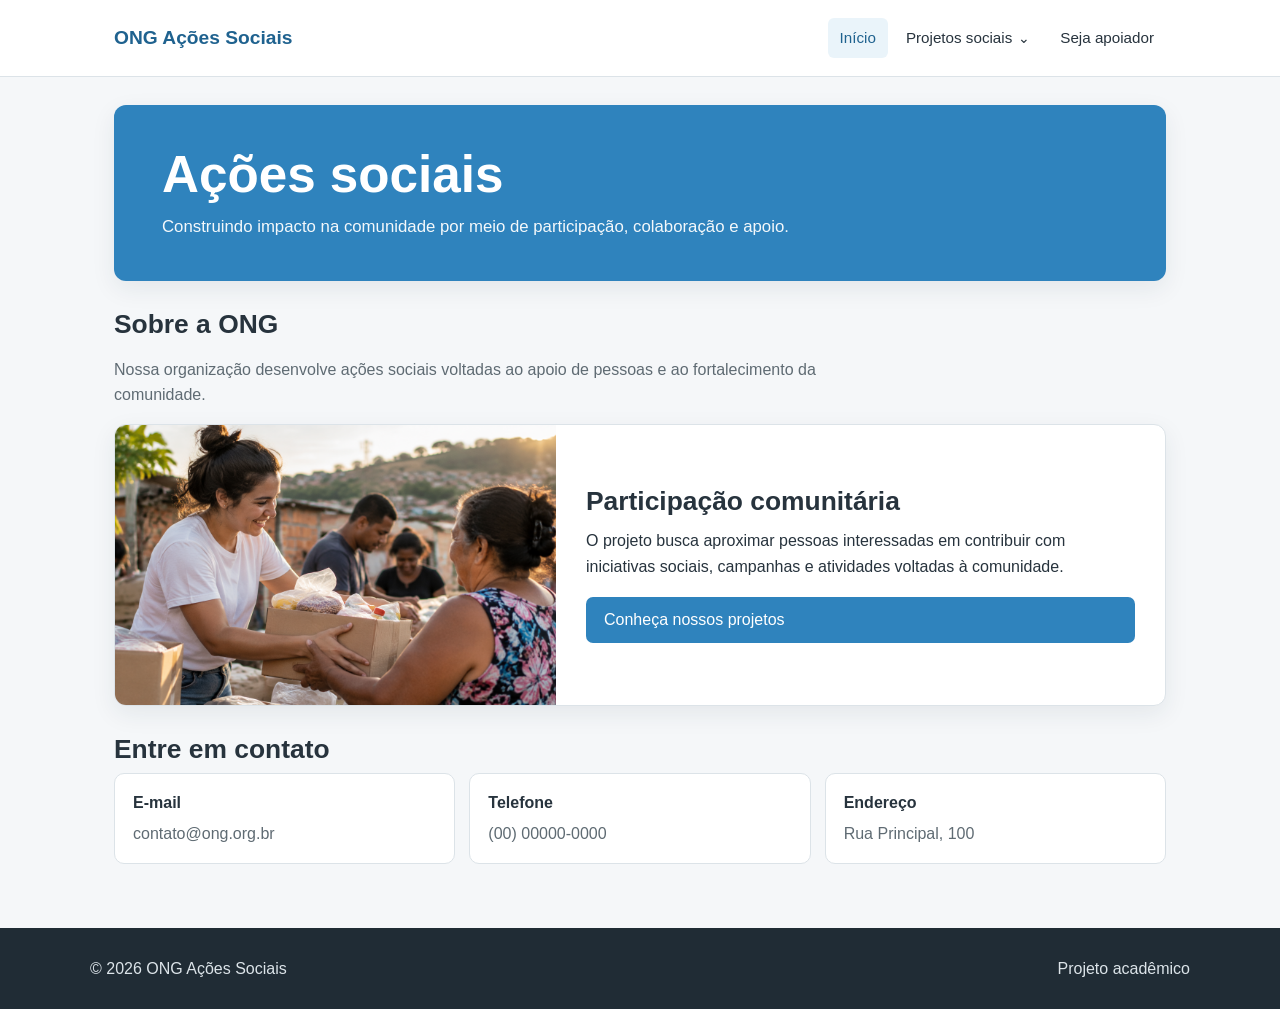
<file: html/index.html>
<!DOCTYPE html>
<html lang="pt-BR">
<head>
    <meta charset="UTF-8">
    <meta name="viewport" content="width=device-width, initial-scale=1.0">

    <meta
        name="description"
        content="Projeto acadêmico de uma organização voltada para ações sociais."
    >

    <title>ONG Ações Sociais</title>

    <link rel="stylesheet" href="../css/style.css">
</head>

<body class="pagina-inicial">

<header>
    <div class="header-conteudo">

        <a class="logo" href="index.html">
            ONG Ações Sociais
        </a>

        <button
            class="menu-toggle"
            type="button"
            aria-label="Abrir menu"
            aria-expanded="false"
            aria-controls="navegacao-principal"
        >
            <span></span>
            <span></span>
            <span></span>
        </button>

        <nav
            id="navegacao-principal"
            aria-label="Navegação principal"
        >
            <a class="ativo" href="index.html">
                Início
            </a>

            <div class="menu-dropdown">
                <button
                    class="dropdown-toggle"
                    type="button"
                    aria-expanded="false"
                    aria-controls="submenu-projetos"
                >
                    Projetos sociais
                    <span class="dropdown-seta" aria-hidden="true">⌄</span>
                </button>

                <div class="submenu" id="submenu-projetos">
                    <a href="projetos.html#acoes-sociais">
                        Ações sociais
                    </a>
                    <a href="projetos.html#doacoes">
                        Doações
                    </a>
                    <a href="projetos.html#voluntariado">
                        Voluntariado
                    </a>
                </div>
            </div>

            <a href="cadastro.html">
                Seja apoiador
            </a>
        </nav>

    </div>
</header>

<main>

    <section class="hero">
        <h1>Ações sociais</h1>

        <p>
            Construindo impacto na comunidade por meio de participação,
            colaboração e apoio.
        </p>
    </section>


    <section class="secao">

        <h2>Sobre a ONG</h2>

        <p class="secao-introducao">
            Nossa organização desenvolve ações sociais voltadas ao apoio
            de pessoas e ao fortalecimento da comunidade.
        </p>

        <article class="card-destaque">

            <img
                src="../imagens/ong-acoes-sociais.jpg"
                alt="Ilustração representando pessoas reunidas em uma ação social"
            >

            <div class="card-conteudo">

                <h2>Participação comunitária</h2>

                <p>
                    O projeto busca aproximar pessoas interessadas em
                    contribuir com iniciativas sociais, campanhas e
                    atividades voltadas à comunidade.
                </p>

                <a class="botao" href="projetos.html">
                    Conheça nossos projetos
                </a>

            </div>

        </article>

    </section>


    <section class="secao">

        <h2>Entre em contato</h2>

        <div class="contato">

            <div class="contato-item">
                <strong>E-mail</strong>
                <span>contato@ong.org.br</span>
            </div>

            <div class="contato-item">
                <strong>Telefone</strong>
                <span>(00) 00000-0000</span>
            </div>

            <div class="contato-item">
                <strong>Endereço</strong>
                <span>Rua Principal, 100</span>
            </div>

        </div>

    </section>



</main>


<footer>

    <div class="footer-conteudo">

        <p>
            &copy; 2026 ONG Ações Sociais
        </p>

        <p>
            Projeto acadêmico
        </p>

    </div>

</footer>

    <script src="../js/script.js"></script>


    <script src="../js/spa.js"></script>
</body>
</html>
</file>
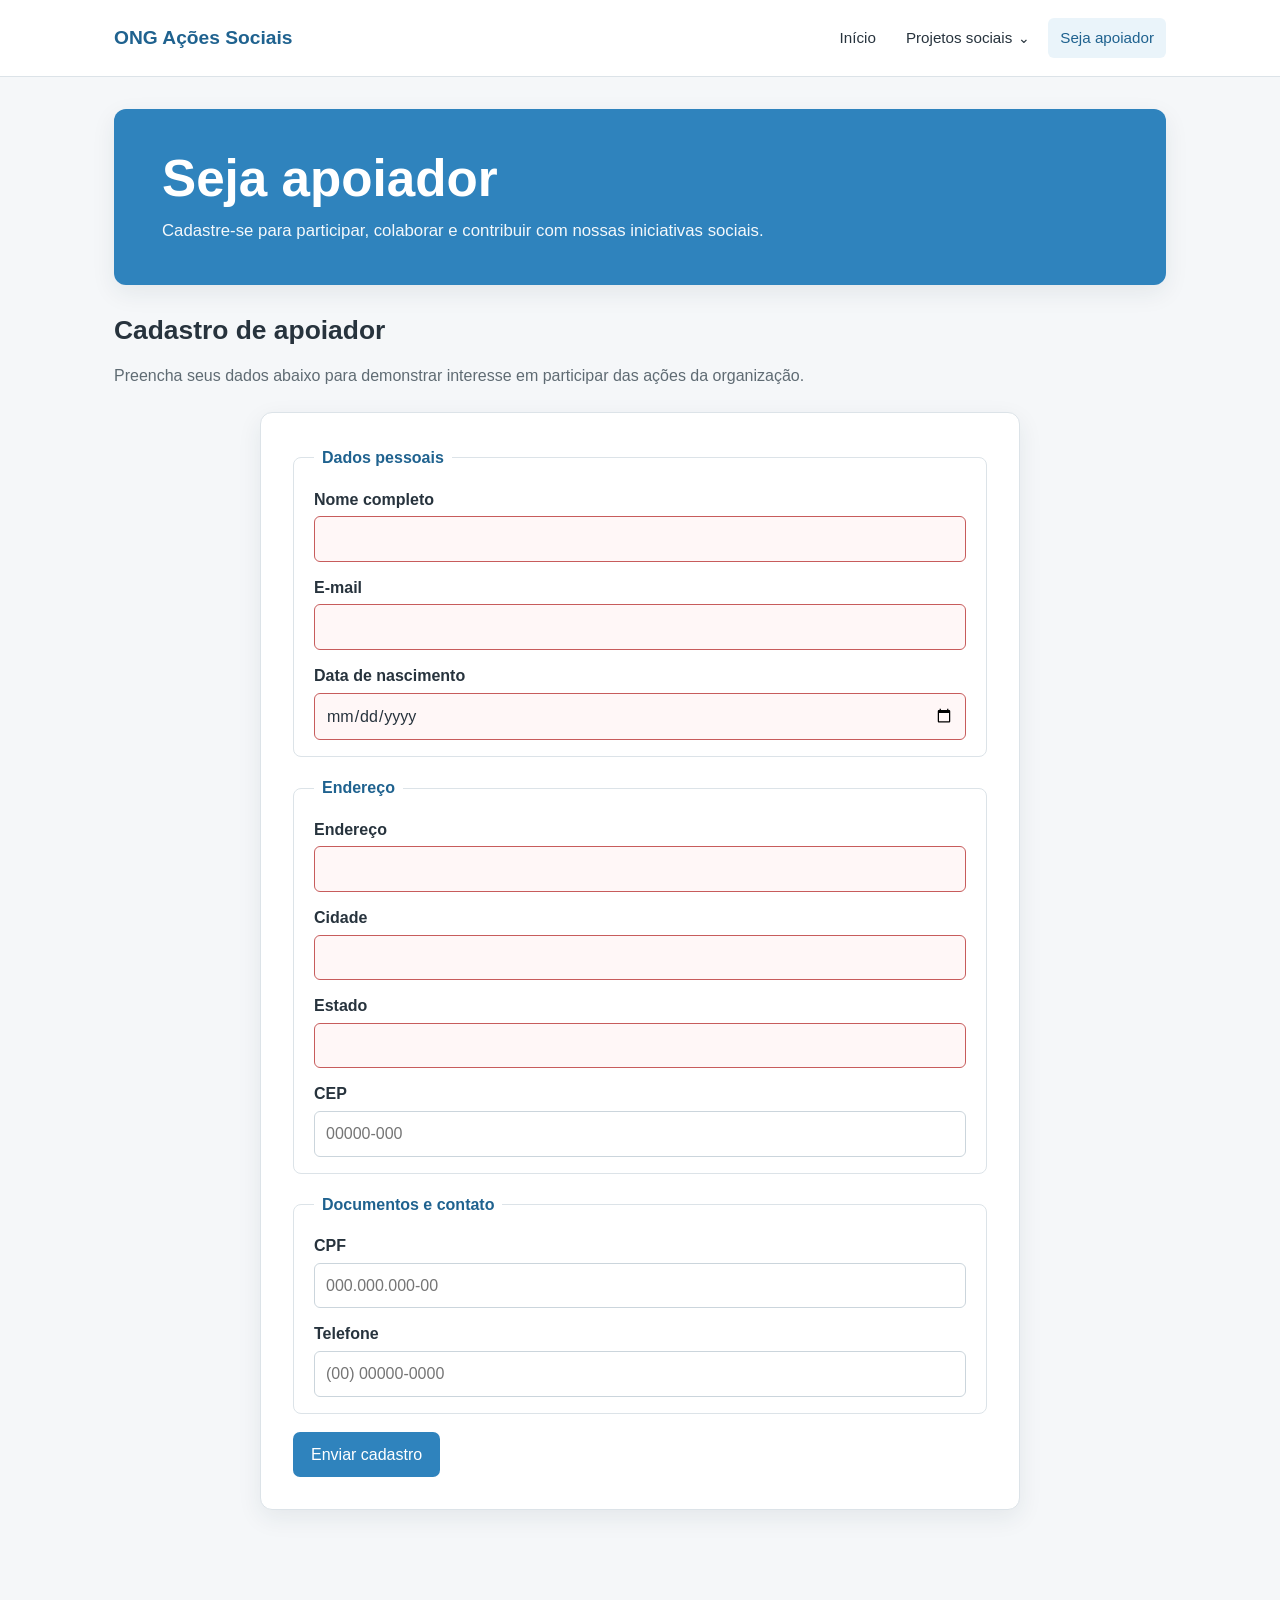
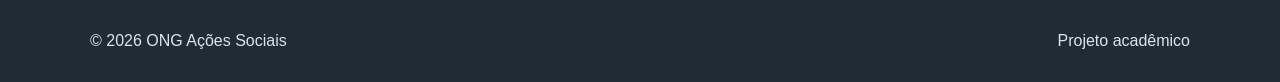
<file: html/cadastro.html>
<!DOCTYPE html>
<html lang="pt-BR">
<head>
    <meta charset="UTF-8">
    <meta name="viewport" content="width=device-width, initial-scale=1.0">
    <meta
        name="description"
        content="Cadastre-se para participar das ações sociais da ONG Ações Sociais."
    >
    <title>Seja apoiador - ONG Ações Sociais</title>
    <link rel="stylesheet" href="../css/style.css">
</head>

<body>

<header>
    <div class="header-conteudo">

        <a class="logo" href="index.html">
            ONG Ações Sociais
        </a>

        <button
            class="menu-toggle"
            type="button"
            aria-label="Abrir menu"
            aria-expanded="false"
            aria-controls="navegacao-principal"
        >
            <span></span>
            <span></span>
            <span></span>
        </button>

        <nav
            id="navegacao-principal"
            aria-label="Navegação principal"
        >
            <a href="index.html">
                Início
            </a>

            <div class="menu-dropdown">
                <button
                    class="dropdown-toggle"
                    type="button"
                    aria-expanded="false"
                    aria-controls="submenu-projetos"
                >
                    Projetos sociais
                    <span class="dropdown-seta" aria-hidden="true">⌄</span>
                </button>

                <div class="submenu" id="submenu-projetos">
                    <a href="projetos.html#acoes-sociais">
                        Ações sociais
                    </a>
                    <a href="projetos.html#doacoes">
                        Doações
                    </a>
                    <a href="projetos.html#voluntariado">
                        Voluntariado
                    </a>
                </div>
            </div>

            <a class="ativo" href="cadastro.html">
                Seja apoiador
            </a>
        </nav>

    </div>
</header>

<main>

    <section class="hero">
        <h1>Seja apoiador</h1>
        <p>
            Cadastre-se para participar, colaborar e contribuir
            com nossas iniciativas sociais.
        </p>
    </section>

    <section class="secao">

        <h2>Cadastro de apoiador</h2>

        <p class="secao-introducao">
            Preencha seus dados abaixo para demonstrar interesse
            em participar das ações da organização.
        </p>

        <form class="formulario" action="#" method="post">

            <fieldset>
                <legend>Dados pessoais</legend>

                <div class="campo">
                    <label for="nome">Nome completo</label>
                    <input
                        type="text"
                        id="nome"
                        name="nome"
                        autocomplete="name"
                        required
                    >
                </div>

                <div class="campo">
                    <label for="email">E-mail</label>
                    <input
                        type="email"
                        id="email"
                        name="email"
                        autocomplete="email"
                        required
                    >
                </div>

                <div class="campo">
                    <label for="nascimento">Data de nascimento</label>
                    <input
                        type="date"
                        id="nascimento"
                        name="nascimento"
                        required
                    >
                </div>
            </fieldset>

            <fieldset>
                <legend>Endereço</legend>

                <div class="campo">
                    <label for="endereco">Endereço</label>
                    <input
                        type="text"
                        id="endereco"
                        name="endereco"
                        autocomplete="street-address"
                        required
                    >
                </div>

                <div class="campo">
                    <label for="cidade">Cidade</label>
                    <input
                        type="text"
                        id="cidade"
                        name="cidade"
                        autocomplete="address-level2"
                        required
                    >
                </div>

                <div class="campo">
                    <label for="estado">Estado</label>
                    <input
                        type="text"
                        id="estado"
                        name="estado"
                        maxlength="2"
                        autocomplete="address-level1"
                        required
                    >
                </div>

                <div class="campo">
                    <label for="cep">CEP</label>
                    <input
                        type="text"
                        id="cep"
                        name="cep"
                        pattern="[0-9]{5}-[0-9]{3}"
                        placeholder="00000-000"
                        autocomplete="postal-code"
                        required
                    >
                </div>
            </fieldset>

            <fieldset>
                <legend>Documentos e contato</legend>

                <div class="campo">
                    <label for="cpf">CPF</label>
                    <input
                        type="text"
                        id="cpf"
                        name="cpf"
                        pattern="[0-9]{3}\.[0-9]{3}\.[0-9]{3}-[0-9]{2}"
                        placeholder="000.000.000-00"
                        autocomplete="off"
                        required
                    >
                </div>

                <div class="campo">
                    <label for="telefone">Telefone</label>
                    <input
                        type="tel"
                        id="telefone"
                        name="telefone"
                        pattern="\([0-9]{2}\) [0-9]{5}-[0-9]{4}"
                        placeholder="(00) 00000-0000"
                        autocomplete="tel"
                        required
                    >
                </div>
            </fieldset>

            <button class="botao" type="submit">
                Enviar cadastro
            </button>

        </form>

    </section>

</main>

<footer>
    <div class="footer-conteudo">
        <p>&copy; 2026 ONG Ações Sociais</p>
        <p>Projeto acadêmico</p>
    </div>
</footer>

    <script src="../js/script.js"></script>
    <script src="../js/spa.js"></script>
</body>
</html>
</file>
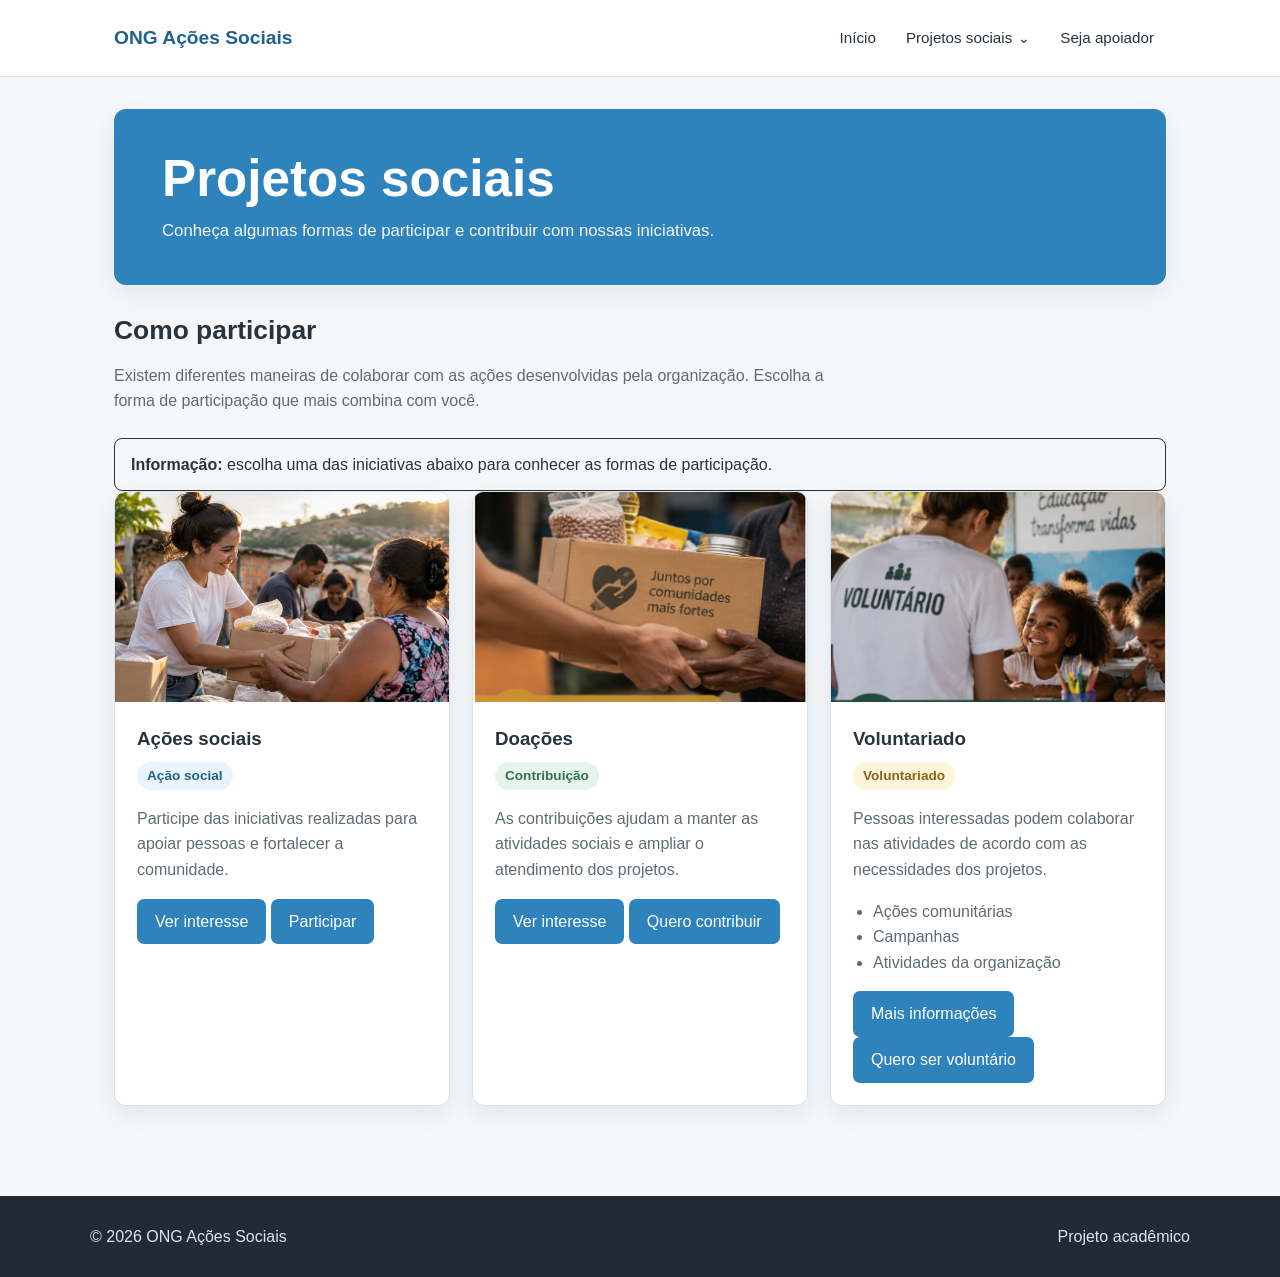
<file: html/projetos.html>
<!DOCTYPE html>
<html lang="pt-BR">
<head>
    <meta charset="UTF-8">
    <meta name="viewport" content="width=device-width, initial-scale=1.0">
    <meta name="description" content="Conheça os projetos e formas de participação da ONG Ações Sociais.">
    <title>Projetos sociais - ONG Ações Sociais</title>
    <link rel="stylesheet" href="../css/style.css">
</head>

<body>

<header>
    <div class="header-conteudo">

        <a class="logo" href="index.html">
            ONG Ações Sociais
        </a>

        <button
            class="menu-toggle"
            type="button"
            aria-label="Abrir menu"
            aria-expanded="false"
            aria-controls="navegacao-principal"
        >
            <span></span>
            <span></span>
            <span></span>
        </button>

        <nav
            id="navegacao-principal"
            aria-label="Navegação principal"
        >
            <a href="index.html">
                Início
            </a>

            <div class="menu-dropdown">
                <button
                    class="dropdown-toggle"
                    type="button"
                    aria-expanded="false"
                    aria-controls="submenu-projetos"
                >
                    Projetos sociais
                    <span class="dropdown-seta" aria-hidden="true">⌄</span>
                </button>

                <div class="submenu" id="submenu-projetos">
                    <a class="ativo" href="projetos.html#acoes-sociais">
                        Ações sociais
                    </a>
                    <a href="projetos.html#doacoes">
                        Doações
                    </a>
                    <a href="projetos.html#voluntariado">
                        Voluntariado
                    </a>
                </div>
            </div>

            <a href="cadastro.html">
                Seja apoiador
            </a>
        </nav>

    </div>
</header>

<main>

    <section class="hero">
        <h1>Projetos sociais</h1>
        <p>
            Conheça algumas formas de participar e contribuir com nossas iniciativas.
        </p>
    </section>

    <section class="secao">
        <h2>Como participar</h2>

        <p class="secao-introducao">
            Existem diferentes maneiras de colaborar com as ações desenvolvidas
            pela organização. Escolha a forma de participação que mais combina
            com você.
        </p>

        <div
            class="alerta alerta-info"
            role="status"
        >
            <strong>Informação:</strong>
            escolha uma das iniciativas abaixo para conhecer as formas de participação.
        </div>

        <div class="cards">

            <article class="card" id="acoes-sociais">
                <img
                    src="../imagens/ong-acoes-sociais.png"
                    alt="Ilustração de pessoas participando de uma ação social"
                >

                <div class="card-conteudo">

                    <div class="card-cabecalho">
                        <h3>Ações sociais</h3>
                        <span class="badge badge-info">Ação social</span>
                    </div>

                    <p>
                        Participe das iniciativas realizadas para apoiar
                        pessoas e fortalecer a comunidade.
                    </p>

                    <button
                        class="botao botao-secundario"
                        type="button"
                        data-toast="Você selecionou Ações sociais."
                    >
                        Ver interesse
                    </button>

                    <a class="botao" href="cadastro.html">
                        Participar
                    </a>

                </div>
            </article>

            <article class="card" id="doacoes">
                <img
                    src="../imagens/ong-doacoes.jpg"
                    alt="Ilustração representando uma contribuição para projetos sociais"
                >

                <div class="card-conteudo">

                    <div class="card-cabecalho">
                        <h3>Doações</h3>
                        <span class="badge badge-sucesso">Contribuição</span>
                    </div>

                    <p>
                        As contribuições ajudam a manter as atividades
                        sociais e ampliar o atendimento dos projetos.
                    </p>

                    <button
                        class="botao botao-secundario"
                        type="button"
                        data-toast="Você selecionou Doações."
                    >
                        Ver interesse
                    </button>

                    <a class="botao" href="cadastro.html">
                        Quero contribuir
                    </a>

                </div>
            </article>

            <article class="card" id="voluntariado">
                <img
                    src="../imagens/ong-voluntariado.jpg"
                    alt="Ilustração representando participação voluntária em uma ação social"
                >

                <div class="card-conteudo">

                    <div class="card-cabecalho">
                        <h3>Voluntariado</h3>
                        <span class="badge badge-alerta">Voluntariado</span>
                    </div>

                    <p>
                        Pessoas interessadas podem colaborar nas atividades
                        de acordo com as necessidades dos projetos.
                    </p>

                    <ul class="lista">
                        <li>Ações comunitárias</li>
                        <li>Campanhas</li>
                        <li>Atividades da organização</li>
                    </ul>

                    <button
                        class="botao botao-secundario"
                        type="button"
                        data-modal-voluntariado
                    >
                        Mais informações
                    </button>

                    <a class="botao" href="cadastro.html">
                        Quero ser voluntário
                    </a>

                </div>
            </article>

        </div>
    </section>

</main>

<div
    class="toast"
    id="projeto-toast"
    role="status"
    aria-live="polite"
    aria-hidden="true"
>
    <strong>Ação registrada.</strong>
    <span id="projeto-toast-text"></span>
</div>

<div
    class="modal-overlay"
    id="voluntariado-modal"
    aria-hidden="true"
>
    <div
        class="modal-feedback"
        role="dialog"
        aria-modal="true"
        aria-labelledby="titulo-modal-voluntariado"
    >

        <div class="modal-cabecalho">

            <h2 id="titulo-modal-voluntariado">
                Voluntariado
            </h2>

            <button
                class="modal-fechar"
                type="button"
                id="fechar-modal-voluntariado"
                aria-label="Fechar informações sobre voluntariado"
            >
                ×
            </button>

        </div>

        <p>
            O voluntariado permite colaborar nas atividades da organização
            de acordo com as necessidades apresentadas pelos projetos.
        </p>

        <div class="modal-acoes">

            <a
                class="botao"
                href="cadastro.html"
            >
                Quero ser voluntário
            </a>

        </div>

    </div>
</div>

<footer>
    <div class="footer-conteudo">
        <p>&copy; 2026 ONG Ações Sociais</p>
        <p>Projeto acadêmico</p>
    </div>
</footer>

<script src="../js/script.js"></script>

    <script src="../js/spa.js"></script>
</body>
</html>
</file>
<file: css/style.css>
:root {
    --azul: #2f83bd;
    --azul-escuro: #1f628f;
    --azul-claro: #eaf4fa;
    --texto: #27333d;
    --texto-suave: #5f6b73;
    --branco: #ffffff;
    --fundo: #f5f7f9;
    --borda: #dce3e8;
    --sucesso: #4a9f6b;
    --amarelo: #e4ad3f;
    --sombra: 0 8px 24px rgba(31, 55, 70, 0.08);

    /* Escala tipográfica do Design System */
    --texto-xs: 0.875rem;
    --texto-sm: 0.95rem;
    --texto-md: 1rem;
    --texto-lg: 1.2rem;
    --texto-xl: 1.65rem;
    --texto-xxl: 2.2rem;

    /* Escala modular de espaçamentos */
    --espaco-1: 4px;
    --espaco-2: 8px;
    --espaco-3: 12px;
    --espaco-4: 16px;
    --espaco-5: 24px;
    --espaco-6: 32px;
    --espaco-7: 48px;
    --espaco-8: 64px;
}

* {
    box-sizing: border-box;
}

html {
    scroll-behavior: smooth;
}

body {
    margin: 0;
    font-family: Arial, Helvetica, sans-serif;
    color: var(--texto);
    background: var(--fundo);
    line-height: 1.6;
}

header {
    background: var(--branco);
    border-bottom: 1px solid var(--borda);
    position: sticky;
    top: 0;
    z-index: 10;
}

.header-conteudo {
    max-width: 1100px;
    margin: 0 auto;
    padding: 18px 24px;
    display: flex;
    align-items: center;
    justify-content: space-between;
    gap: 30px;
}

.logo {
    color: var(--azul-escuro);
    font-size: var(--texto-lg);
    font-weight: 700;
    text-decoration: none;
    white-space: nowrap;
}

nav {
    display: flex;
    align-items: center;
    gap: 8px;
    flex-wrap: wrap;
}

nav a {
    color: var(--texto);
    text-decoration: none;
    padding: 8px 12px;
    border-radius: 6px;
    font-size: var(--texto-sm);
}

nav a:hover,
nav a.ativo {
    background: var(--azul-claro);
    color: var(--azul-escuro);
}

main {
    max-width: 1100px;
    margin: 0 auto;
    padding: 42px 24px 60px;
}

.hero {
    background: var(--azul);
    color: var(--branco);
    border-radius: 12px;
    padding: 58px 56px;
    margin-bottom: 38px;
    box-shadow: var(--sombra);
}

.hero h1 {
    margin: 0 0 10px;
    font-size: clamp(2.2rem, 5vw, 4rem);
    line-height: 1.1;
}

.hero p {
    margin: 0;
    max-width: 650px;
    font-size: var(--texto-lg);
    opacity: 0.95;
}

.secao {
    margin-bottom: 42px;
}

.secao h2 {
    margin: 0 0 12px;
    font-size: 1.8rem;
}

.secao-introducao {
    color: var(--texto-suave);
    max-width: 750px;
    margin-bottom: 24px;
}

.card-destaque {
    background: var(--branco);
    border: 1px solid var(--borda);
    border-radius: 12px;
    overflow: hidden;
    box-shadow: var(--sombra);
}

.card-destaque img {
    display: block;
    width: 100%;
    max-height: 360px;
    object-fit: cover;
}

.card-conteudo {
    padding: 26px;
}

.card-conteudo h2 {
    margin-top: 0;
}

.cards {
    display: grid;
    grid-template-columns: repeat(3, 1fr);
    gap: 22px;
}

.card {
    background: var(--branco);
    border: 1px solid var(--borda);
    border-radius: 12px;
    overflow: hidden;
    box-shadow: var(--sombra);
}

.card img {
    width: 100%;
    height: 210px;
    object-fit: cover;
    display: block;
}

.card-conteudo {
    padding: 22px;
}

.card h3 {
    margin-top: 0;
    margin-bottom: 8px;
}

.card p {
    color: var(--texto-suave);
}

.lista {
    padding-left: 20px;
    color: var(--texto-suave);
}

.botao {
    display: inline-block;
    background: var(--azul);
    color: var(--branco);
    text-decoration: none;
    border: 0;
    border-radius: 7px;
    padding: 10px 18px;
    font: inherit;
    cursor: pointer;
}

.botao:hover {
    background: var(--azul-escuro);
}

.contato {
    display: grid;
    grid-template-columns: 1fr 1fr 1fr;
    gap: 18px;
}

.contato-item {
    background: var(--branco);
    border: 1px solid var(--borda);
    border-radius: 10px;
    padding: 20px;
}

.contato-item strong {
    display: block;
    margin-bottom: 5px;
}

.contato-item span {
    color: var(--texto-suave);
}

.formulario {
    max-width: 780px;
    margin: 0 auto;
    background: var(--branco);
    border: 1px solid var(--borda);
    border-radius: 12px;
    padding: 32px;
    box-shadow: var(--sombra);
}

.formulario fieldset {
    border: 1px solid var(--borda);
    border-radius: 8px;
    margin: 0 0 24px;
    padding: 20px;
}

.formulario legend {
    padding: 0 8px;
    font-weight: 700;
    color: var(--azul-escuro);
}

.campo {
    margin-bottom: 18px;
}

.campo:last-child {
    margin-bottom: 0;
}

.campo label {
    display: block;
    margin-bottom: 6px;
    font-weight: 600;
}

.campo input {
    width: 100%;
    padding: 11px 12px;
    border: 1px solid #cbd5dc;
    border-radius: 6px;
    font: inherit;
    color: var(--texto);
    background: var(--branco);
}

.campo input:focus {
    outline: 2px solid rgba(47, 131, 189, 0.2);
    border-color: var(--azul);
}

footer {
    background: #202c35;
    color: #dce4e9;
    padding: 28px 24px;
}

.footer-conteudo {
    max-width: 1100px;
    margin: 0 auto;
    display: flex;
    justify-content: space-between;
    gap: 20px;
    align-items: center;
}

footer p {
    margin: 0;
}

@media (max-width: 800px) {
    .header-conteudo {
        flex-direction: column;
        align-items: flex-start;
        gap: 12px;
    }

    .cards {
        grid-template-columns: 1fr;
    }

    .contato {
        grid-template-columns: 1fr;
    }

    .hero {
        padding: 40px 28px;
    }
}

@media (max-width: 500px) {
    main {
        padding: 28px 16px 45px;
    }

    .hero {
        padding: 32px 22px;
    }

    .hero h1 {
        font-size: var(--texto-xxl);
    }

    .hero p {
        font-size: var(--texto-md);
    }

    .formulario {
        padding: 20px;
    }

    nav {
        width: 100%;
    }
}

/* =========================================================
   AJUSTES DA PÁGINA INICIAL
   ========================================================= */

.pagina-inicial main {
    padding-top: 28px;
    padding-bottom: 36px;
}

.pagina-inicial .hero {
    padding: 42px 48px;
    margin-bottom: 28px;
}

.pagina-inicial .hero h1 {
    font-size: clamp(2rem, 4vw, 3.2rem);
}

.pagina-inicial .hero p {
    font-size: 1.05rem;
    max-width: 700px;
}

.pagina-inicial .secao {
    margin-bottom: 28px;
}

.pagina-inicial .secao h2 {
    font-size: var(--texto-xl);
    margin-bottom: 8px;
}

.pagina-inicial .secao-introducao {
    margin-bottom: 16px;
}

.pagina-inicial .card-destaque {
    display: grid;
    grid-template-columns: 42% 58%;
    min-height: 280px;
}

.pagina-inicial .card-destaque img {
    width: 100%;
    height: 100%;
    min-height: 280px;
    max-height: none;
    object-fit: cover;
}

.pagina-inicial .card-destaque .card-conteudo {
    display: flex;
    flex-direction: column;
    justify-content: center;
    padding: 30px;
}

.pagina-inicial .card-destaque .card-conteudo h2 {
    margin-bottom: 10px;
}

.pagina-inicial .card-destaque .card-conteudo p {
    margin-top: 0;
    margin-bottom: 18px;
}

.pagina-inicial .contato {
    gap: 14px;
}

.pagina-inicial .contato-item {
    padding: 16px 18px;
}

@media (max-width: 800px) {

    .pagina-inicial .card-destaque {
        grid-template-columns: 1fr;
    }

    .pagina-inicial .card-destaque img {
        height: 240px;
        min-height: 240px;
    }

    .pagina-inicial .card-destaque .card-conteudo {
        padding: 24px;
    }
}

@media (max-width: 500px) {

    .pagina-inicial main {
        padding-top: 20px;
    }

    .pagina-inicial .hero {
        padding: 32px 22px;
    }

    .pagina-inicial .hero h1 {
        font-size: 2rem;
    }

    .pagina-inicial .hero p {
        font-size: var(--texto-md);
    }

    .pagina-inicial .card-destaque img {
        height: 210px;
        min-height: 210px;
    }

    .pagina-inicial .card-destaque .card-conteudo {
        padding: 20px;
    }
}


/* =========================================================
   PADRÃO VISUAL GLOBAL DO PROJETO
   ========================================================= */

/* Hero padronizado em todas as páginas */
.hero {
    padding: 42px 48px;
    margin-bottom: 30px;
}

.hero h1 {
    margin: 0 0 10px;
    font-size: clamp(2rem, 4vw, 3.2rem);
    line-height: 1.1;
}

.hero p {
    margin: 0;
    max-width: 720px;
    font-size: 1.05rem;
    line-height: 1.5;
}

/* Títulos das seções */
.secao h2 {
    font-size: var(--texto-xl);
    line-height: 1.2;
}

/* Navegação padronizada */
nav {
    display: flex;
    align-items: center;
    gap: 6px;
    flex-wrap: wrap;
}

nav a {
    font-size: var(--texto-sm);
    padding: 8px 12px;
}

/* Conteúdo principal */
main {
    max-width: 1100px;
    margin: 0 auto;
    padding: 32px 24px 48px;
}

/* Rodapé */
footer {
    margin-top: 0;
}

/* Responsividade */
@media (max-width: 800px) {

    .hero {
        padding: 38px 30px;
    }

    .hero h1 {
        font-size: 2.6rem;
    }
}

@media (max-width: 500px) {

    main {
        padding: 24px 16px 40px;
    }

    .hero {
        padding: 30px 22px;
        margin-bottom: 24px;
    }

    .hero h1 {
        font-size: 2rem;
    }

    .hero p {
        font-size: var(--texto-md);
    }
}


/* =========================================================
   AJUSTE DA PÁGINA DE CADASTRO
   ========================================================= */

.formulario {
    max-width: 760px;
}

.formulario fieldset {
    margin-bottom: 18px;
    padding: 16px 20px;
}

.formulario legend {
    font-size: var(--texto-md);
}

.formulario .campo {
    margin-bottom: 13px;
}

.formulario .campo:last-child {
    margin-bottom: 0;
}

.formulario .campo label {
    margin-bottom: 4px;
}

.formulario .campo input {
    padding: 9px 11px;
}

@media (max-width: 500px) {
    .formulario {
        padding: 20px;
    }

    .formulario fieldset {
        padding: 15px;
        margin-bottom: 16px;
    }
}



/* =========================================================
   NAVEGAÇÃO INTERATIVA E RESPONSIVA
   ========================================================= */

.menu-toggle {
    display: none;
    width: 44px;
    height: 44px;
    padding: 8px;
    border: 1px solid var(--borda);
    border-radius: 8px;
    background: var(--branco);
    cursor: pointer;

    flex-direction: column;
    justify-content: center;
    align-items: center;
    gap: 5px;
}

.menu-toggle span {
    display: block;
    width: 22px;
    height: 2px;
    border-radius: 2px;
    background: var(--azul-escuro);
    transition:
        transform 0.2s ease,
        opacity 0.2s ease;
}

.menu-toggle:hover {
    background: var(--azul-claro);
}

.menu-toggle:focus-visible,
.dropdown-toggle:focus-visible,
nav a:focus-visible {
    outline: 3px solid rgba(47, 131, 189, 0.25);
    outline-offset: 2px;
}

.menu-dropdown {
    position: relative;
}

.dropdown-toggle {
    display: flex;
    align-items: center;
    gap: 6px;

    color: var(--texto);
    background: transparent;
    border: 0;
    border-radius: 6px;

    padding: 8px 12px;

    font: inherit;
    font-size: var(--texto-sm);

    cursor: pointer;
}

.dropdown-toggle:hover,
.dropdown-toggle[aria-expanded="true"] {
    background: var(--azul-claro);
    color: var(--azul-escuro);
}

.dropdown-seta {
    font-size: 0.9rem;
    transition: transform 0.2s ease;
}

.dropdown-toggle[aria-expanded="true"] .dropdown-seta {
    transform: rotate(180deg);
}

.submenu {
    position: absolute;
    top: calc(100% + 6px);
    left: 0;

    min-width: 210px;

    display: flex;
    flex-direction: column;

    padding: 8px;

    background: var(--branco);
    border: 1px solid var(--borda);
    border-radius: 8px;
    box-shadow: var(--sombra);

    opacity: 0;
    visibility: hidden;
    transform: translateY(-6px);
    pointer-events: none;

    transition:
        opacity 0.2s ease,
        transform 0.2s ease,
        visibility 0.2s ease;

    z-index: 20;
}

.menu-dropdown.dropdown-aberto .submenu,
.menu-dropdown:focus-within .submenu {
    opacity: 1;
    visibility: visible;
    transform: translateY(0);
    pointer-events: auto;
}

.submenu a {
    display: block;
    width: 100%;
    padding: 9px 12px;
    border-radius: 6px;
    color: var(--texto);
    text-decoration: none;
    white-space: nowrap;
}

.submenu a:hover,
.submenu a.ativo {
    background: var(--azul-claro);
    color: var(--azul-escuro);
}


/* =========================================================
   MENU MOBILE
   ========================================================= */

@media (max-width: 800px) {

    .header-conteudo {
        position: relative;
        flex-direction: row;
        align-items: center;
        justify-content: space-between;
        gap: 16px;
    }

    .menu-toggle {
        display: flex;
    }

    header nav {
        position: absolute;
        top: calc(100% + 1px);
        left: 0;
        right: 0;

        width: 100%;

        display: flex;
        flex-direction: column;
        align-items: stretch;
        gap: 4px;

        padding: 12px 24px;

        background: var(--branco);
        border-bottom: 1px solid var(--borda);
        box-shadow: var(--sombra);

        opacity: 0;
        visibility: hidden;
        transform: translateY(-8px);
        pointer-events: none;

        transition:
            opacity 0.2s ease,
            transform 0.2s ease,
            visibility 0.2s ease;
    }

    header nav.menu-aberto {
        opacity: 1;
        visibility: visible;
        transform: translateY(0);
        pointer-events: auto;
    }

    header nav > a,
    .dropdown-toggle {
        width: 100%;
        min-height: 44px;

        display: flex;
        align-items: center;
        justify-content: space-between;

        padding: 10px 12px;
    }

    .menu-dropdown {
        width: 100%;
    }

    .submenu {
        position: static;

        width: 100%;
        min-width: 0;

        margin-top: 4px;
        padding: 4px 0 4px 16px;

        border: 0;
        border-left: 2px solid var(--azul-claro);
        border-radius: 0;

        box-shadow: none;

        opacity: 0;
        visibility: hidden;
        transform: translateY(-4px);
        pointer-events: none;

        max-height: 0;
        overflow: hidden;

        transition:
            opacity 0.2s ease,
            transform 0.2s ease,
            max-height 0.25s ease,
            visibility 0.2s ease;
    }

    .menu-dropdown.dropdown-aberto .submenu {
        opacity: 1;
        visibility: visible;
        transform: translateY(0);
        pointer-events: auto;
        max-height: 300px;
    }

    .submenu a {
        min-height: 42px;
        display: flex;
        align-items: center;
    }

    .menu-toggle[aria-expanded="true"] span:nth-child(1) {
        transform: translateY(7px) rotate(45deg);
    }

    .menu-toggle[aria-expanded="true"] span:nth-child(2) {
        opacity: 0;
    }

    .menu-toggle[aria-expanded="true"] span:nth-child(3) {
        transform: translateY(-7px) rotate(-45deg);
    }
}


/* =========================================================
   AJUSTES PARA TELAS MUITO PEQUENAS
   ========================================================= */

@media (max-width: 500px) {

    header nav {
        padding-left: 16px;
        padding-right: 16px;
    }

    .menu-toggle {
        width: 42px;
        height: 42px;
    }
}


/* Respeita usuários que preferem menos movimento */

@media (prefers-reduced-motion: reduce) {

    .menu-toggle span,
    .dropdown-seta,
    .submenu,
    header nav {
        transition: none;
    }
}

/* =========================================================
   COMPONENTES DE FEEDBACK
   ========================================================= */

.feedback-demo {
    margin-top: 32px;
}

.feedback-grid {
    display: grid;
    grid-template-columns: repeat(3, 1fr);
    gap: 18px;
}

.feedback-card {
    background: var(--branco);
    border: 1px solid var(--borda);
    border-radius: 12px;
    padding: 22px;
    box-shadow: var(--sombra);
}

.feedback-card h3 {
    margin-top: 0;
    margin-bottom: 16px;
}

/* Badges */

.feedback-badges {
    display: flex;
    flex-wrap: wrap;
    gap: 8px;
}

.badge {
    display: inline-flex;
    align-items: center;
    min-height: 28px;
    padding: 4px 10px;
    border-radius: 999px;
    font-size: 0.85rem;
    font-weight: 700;
    line-height: 1;
}

.badge-info {
    background: var(--azul-claro);
    color: var(--azul-escuro);
}

.badge-sucesso {
    background: #e7f4ec;
    color: #32734b;
}

.badge-alerta {
    background: #fff3d9;
    color: #8a641d;
}

/* Alertas */

.alerta {
    border: 1px solid;
    border-radius: 8px;
    padding: 14px 16px;
    line-height: 1.45;
}

.alerta-sucesso {
    background: #e7f4ec;
    border-color: #b8ddc5;
    color: #32734b;
}

/* Botões */

.feedback-acoes {
    display: flex;
    flex-direction: column;
    gap: 10px;
}

.feedback-botao {
    width: 100%;
}

.feedback-botao:active {
    transform: translateY(1px);
}

.feedback-botao:disabled {
    opacity: 0.55;
    cursor: not-allowed;
    background: #9aa5ad;
}

.feedback-botao:disabled:hover {
    background: #9aa5ad;
}

/* Toast */

.toast {
    position: fixed;
    right: 24px;
    bottom: 24px;
    z-index: 100;

    max-width: 360px;
    padding: 15px 18px;

    background: var(--texto);
    color: var(--branco);

    border: 1px solid rgba(255, 255, 255, 0.12);
    border-radius: 10px;
    box-shadow: var(--sombra);

    opacity: 0;
    visibility: hidden;
    transform: translateY(16px);
    pointer-events: none;

    transition:
        opacity 0.2s ease,
        transform 0.2s ease,
        visibility 0.2s ease;
}

.toast.toast-visivel {
    opacity: 1;
    visibility: visible;
    transform: translateY(0);
}

/* Modal */

.modal-overlay {
    position: fixed;
    inset: 0;
    z-index: 90;

    display: flex;
    align-items: center;
    justify-content: center;

    padding: 24px;

    background: rgba(32, 44, 53, 0.55);

    opacity: 0;
    visibility: hidden;
    pointer-events: none;

    transition:
        opacity 0.2s ease,
        visibility 0.2s ease;
}

.modal-overlay.modal-visivel {
    opacity: 1;
    visibility: visible;
    pointer-events: auto;
}

.modal-feedback {
    width: min(100%, 520px);

    background: var(--branco);
    border: 1px solid var(--borda);
    border-radius: 12px;
    box-shadow: var(--sombra);

    padding: 24px;

    transform: translateY(-10px);
    transition: transform 0.2s ease;
}

.modal-overlay.modal-visivel .modal-feedback {
    transform: translateY(0);
}

.modal-cabecalho {
    display: flex;
    align-items: center;
    justify-content: space-between;
    gap: 16px;
}

.modal-cabecalho h2 {
    margin: 0;
    color: var(--texto);
}

.modal-fechar {
    width: 38px;
    height: 38px;

    display: inline-flex;
    align-items: center;
    justify-content: center;

    border: 1px solid var(--borda);
    border-radius: 8px;

    background: var(--branco);
    color: var(--texto-suave);

    font-size: 1.5rem;
    line-height: 1;

    cursor: pointer;

    transition:
        background 0.2s ease,
        color 0.2s ease;
}

.modal-fechar:hover {
    background: var(--azul-claro);
    color: var(--azul-escuro);
}

.modal-fechar:focus-visible {
    outline: 3px solid rgba(47, 131, 189, 0.25);
    outline-offset: 2px;
}

.modal-acoes {
    display: flex;
    justify-content: flex-end;
    margin-top: 20px;
}

/* Responsividade */

@media (max-width: 800px) {

    .feedback-grid {
        grid-template-columns: 1fr;
    }

    .toast {
        right: 16px;
        bottom: 16px;
        left: 16px;
        max-width: none;
    }
}

@media (prefers-reduced-motion: reduce) {

    .toast,
    .modal-overlay,
    .modal-feedback,
    .modal-fechar,
    .feedback-botao {
        transition: none;
    }
}


/* =========================================================
   ESTADOS DE VALIDACAO DO FORMULARIO
   ========================================================= */

.campo input:valid:not(:placeholder-shown) {
    border-color: var(--sucesso);
    background: #f4fbf6;
}

.campo input:invalid:not(:placeholder-shown) {
    border-color: #c75c5c;
    background: #fff7f7;
}

.campo input:valid:not(:placeholder-shown):focus {
    outline: 2px solid rgba(74, 159, 107, 0.2);
    border-color: var(--sucesso);
}

.campo input:invalid:not(:placeholder-shown):focus {
    outline: 2px solid rgba(199, 92, 92, 0.2);
    border-color: #c75c5c;
}

.campo-mensagem {
    display: block;
    margin-top: 5px;
    font-size: 0.85rem;
    line-height: 1.4;
}

.campo-mensagem.erro {
    color: #a63f3f;
}

.campo-mensagem.sucesso {
    color: #32734b;
}

.formulario-feedback {
    margin-bottom: 20px;
    padding: 14px 16px;
    border: 1px solid;
    border-radius: 8px;
    line-height: 1.45;
}

.formulario-feedback.erro {
    background: #fff7f7;
    border-color: #e2b5b5;
    color: #8f3838;
}

.formulario-feedback.sucesso {
    background: #e7f4ec;
    border-color: #b8ddc5;
    color: #32734b;
}

.formulario-feedback[hidden] {
    display: none;
}


/* =========================================================
   ESTADOS DE VALIDAÇÃO DO FORMULÁRIO
   ========================================================= */

.campo input[aria-invalid="true"] {
    border-color: #c94a4a;
    background: #fff8f8;
    outline: 2px solid rgba(201, 74, 74, 0.12);
}

.campo input[aria-invalid="false"] {
    border-color: var(--sucesso);
    background: #f8fcf9;
}

.campo-mensagem {
    display: block;
    margin-top: 5px;
    font-size: 0.85rem;
}

.campo-mensagem.erro {
    color: #b23838;
}

.formulario-feedback {
    margin-bottom: 20px;
    padding: 13px 16px;
    border-radius: 8px;
    border: 1px solid;
    line-height: 1.45;
}

.formulario-feedback.erro {
    background: #fff1f1;
    border-color: #e4aaaa;
    color: #9e3030;
}

.formulario-feedback.sucesso {
    background: #e7f4ec;
    border-color: #b8ddc5;
    color: #32734b;
}

/* =========================================================
   ESTRUTURA RESPONSIVA — ATIVIDADE ACADÊMICA
   CSS Grid: 12 colunas
   Breakpoints: 1200px / 1024px / 768px / 576px / 400px
   ========================================================= */

.layout-grid-12 {
    display: grid;
    grid-template-columns: repeat(12, minmax(0, 1fr));
    gap: var(--espaco-5);
}

/* Breakpoint 1 — desktop */
@media (max-width: 1200px) {
    .layout-grid-12 {
        grid-template-columns: repeat(12, minmax(0, 1fr));
    }
}

/* Breakpoint 2 — notebook/tablet horizontal */
@media (max-width: 1024px) {
    .layout-grid-12 {
        grid-template-columns: repeat(12, minmax(0, 1fr));
    }
}

/* Breakpoint 3 — tablet */
@media (max-width: 768px) {
    .layout-grid-12 {
        grid-template-columns: repeat(6, minmax(0, 1fr));
    }
}

/* Breakpoint 4 — celular */
@media (max-width: 576px) {
    .layout-grid-12 {
        grid-template-columns: repeat(4, minmax(0, 1fr));
    }
}

/* Breakpoint 5 — celular pequeno */
@media (max-width: 400px) {
    .layout-grid-12 {
        grid-template-columns: 1fr;
    }
}
</file>
